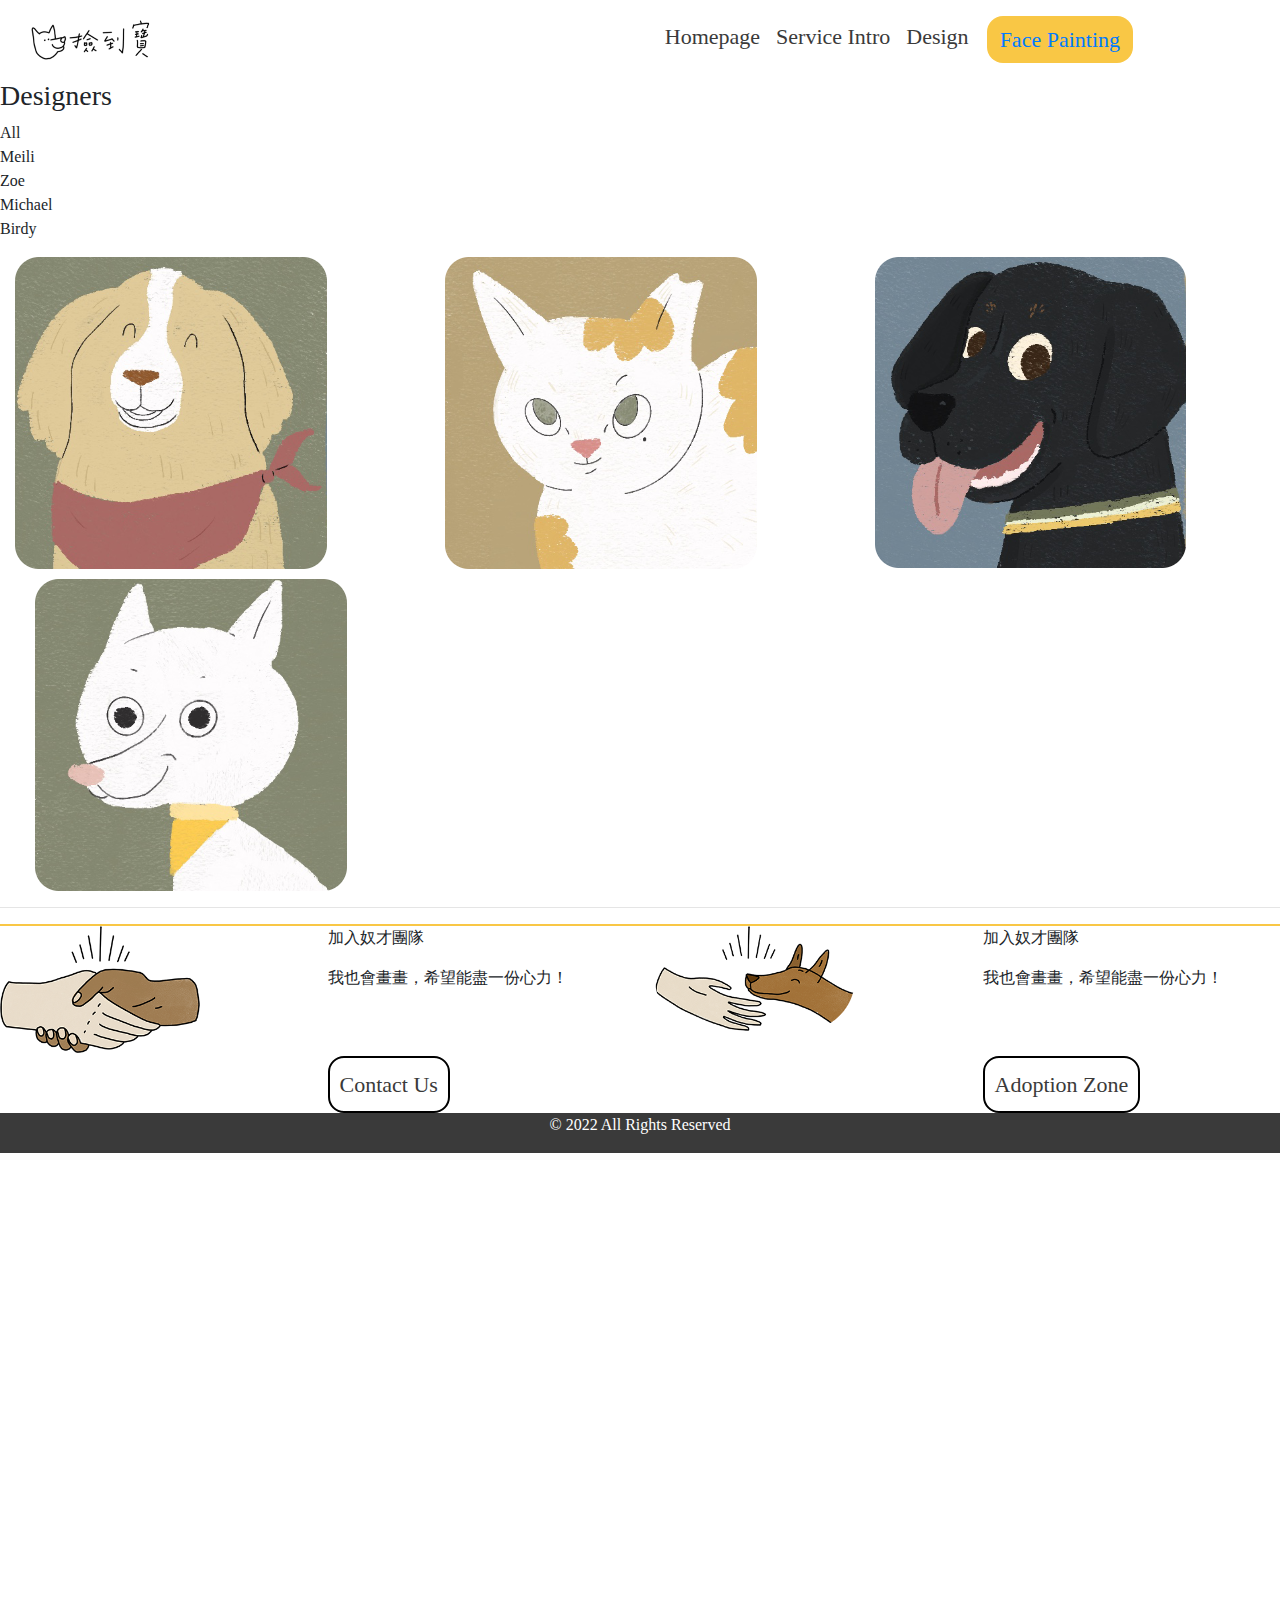
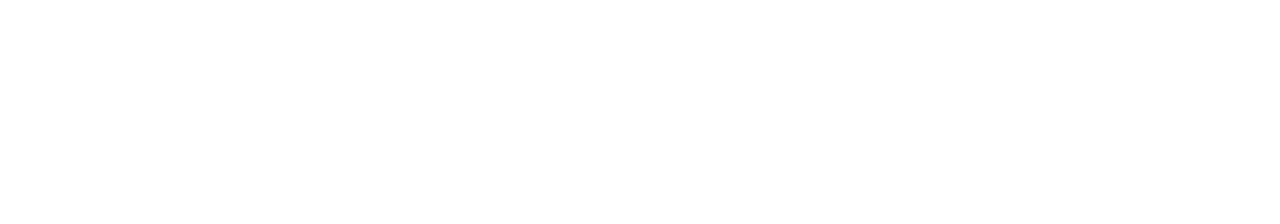
<file: 李凡佳_A1093333_FinalWebpageAssignment/design.html>
<!DOCTYPE html>
<html lang="en">
<head>
    <meta charset="UTF-8">
    <meta http-equiv="X-UA-Compatible" content="IE=edge">
    <meta name="viewport" content="width=device-width, initial-scale=1.0">
    <title>Pet Adoption Agency</title>
    <link href="https://cdn.jsdelivr.net/npm/bootstrap@5.2.3/dist/css/bootstrap.min.css" rel="stylesheet" integrity="sha384-rbsA2VBKQhggwzxH7pPCaAqO46MgnOM80zW1RWuH61DGLwZJEdK2Kadq2F9CUG65" crossorigin="anonymous">
    <link rel="stylesheet" href="stylesheets\style1.css">
    <link rel="stylesheet" href= "https://maxcdn.bootstrapcdn.com/bootstrap/4.4.1/css/bootstrap.min.css">
   
</head>
<body>
  
    <!-- Beginning of Script Include Files -->
    <script src=
"https://ajax.googleapis.com/ajax/libs/jquery/3.4.1/jquery.min.js">
    </script>
    <script src=
"https://cdnjs.cloudflare.com/ajax/libs/popper.js/1.16.0/umd/popper.min.js">
    </script>
    <script src=
"https://maxcdn.bootstrapcdn.com/bootstrap/4.4.1/js/bootstrap.min.js">
    </script>
    <script>active.js</script>

    <!-- End of Script Include statements -->

    <!-- Start of HEADER SECTION -->
    <section id="navbar">

        <section id="navbar">

            <nav class="navbar navbar-expand-lg navbar-light">
                <div class="container-fluid">
                    <!-- header logo -->
                    
                    <img src="Images\logo.png">
    
                    <!-- header menu -->
    
                    <div class="header" id="navbarSupportedContent" >
                       
                        <nav class="navbar navbar-expand-sm ">
  
                            <ul class="navbar-nav ml-auto">
                                <li class="nav-item ">
                                    <a class="nav-link active" href="home.html" >
                                      Homepage
                                    </a>
                                </li>
                                <li class="nav-item ">
                                    <a class="nav-link" href="ServiceIntro.html">
                                     Service Intro
                                    </a>
                                </li>
                                <li class="nav-item">
                                    <a class="nav-link" href="#">
                                      Design
                                    </a>
                                </li>
                              
                                <button type="button" class="btn">
                                    
                                    <a href= "FacePainting.html">Face Painting </a></button>
                              
                                  
                            </ul>
                        </nav>
               
    
                
    
            </nav>
        </section>
        <!--End Header-->
        <div class= "sidebar" style="height:auto !important;">
            <h3>Designers</h3>
            <nav>
                <ul style="list-style: none;">
                    
                    <li>All</li>
                    <li>Meili</li>
                    <li>Zoe</li>
                    <li>Michael</li>
                    <li>Birdy</li>
                </ul>
            </nav>

        </div>
        
        <div class="gallery px-0">
            <div class="row g-1"></div>
        
            <div class="col-sm-1 col-lg-4">
            
                <img src="Images\dog05.png">
            </div>

           
            <div class="col-sm-1 col-lg-4"> 
                <img src="Images\dog.png">
            
            </div>
            
            <div class="col-sm-1 col-lg-4"> 

                <img src="Images\dog06.png">
            </div>


                          

            <div class="col-sm-1 col-lg-4"> 
                <img src="Images\Michael.png">
            </div>

           

        </ul>
        </div>
      </div>
            
      



        
          <!-- Footer -->

        
          <hr>

          
            <div class="footer footer1">
                <div class="row">
                  <div class="col-sm-1 col-lg-3">
                    <img src="Images\link01.png">
                  </div>
                  <div class="col-sm-1 col-lg-3">
                    <p>加入奴才團隊</p>
                    <p>我也會畫畫，希望能盡一份心力！</p>
        
                    <button class="button btn-2">
                        <a href="#">Contact Us</a>
                    </button>
                  </div>
                  <div class="col-sm-1 col-lg-3">
                    <img src="Images\link02.png">
                  </div>
                  <div class="col-sm-1 col-lg-3">
                    <p>加入奴才團隊</p>
                    <p>我也會畫畫，希望能盡一份心力！</p>
                    <button class="button btn-2">
                        <a href="#">Adoption Zone</a>
                    </button>
                  </div>
                </div>
                <div class="col-sm-1 col-lg-12 footer2">
                    <p>&copy 2022 All Rights Reserved  <a href="#"></a></p>
                </div>
              </div>
        
                
              
        
        
      </body>
<!-- Footer End -->
</html>
</file>
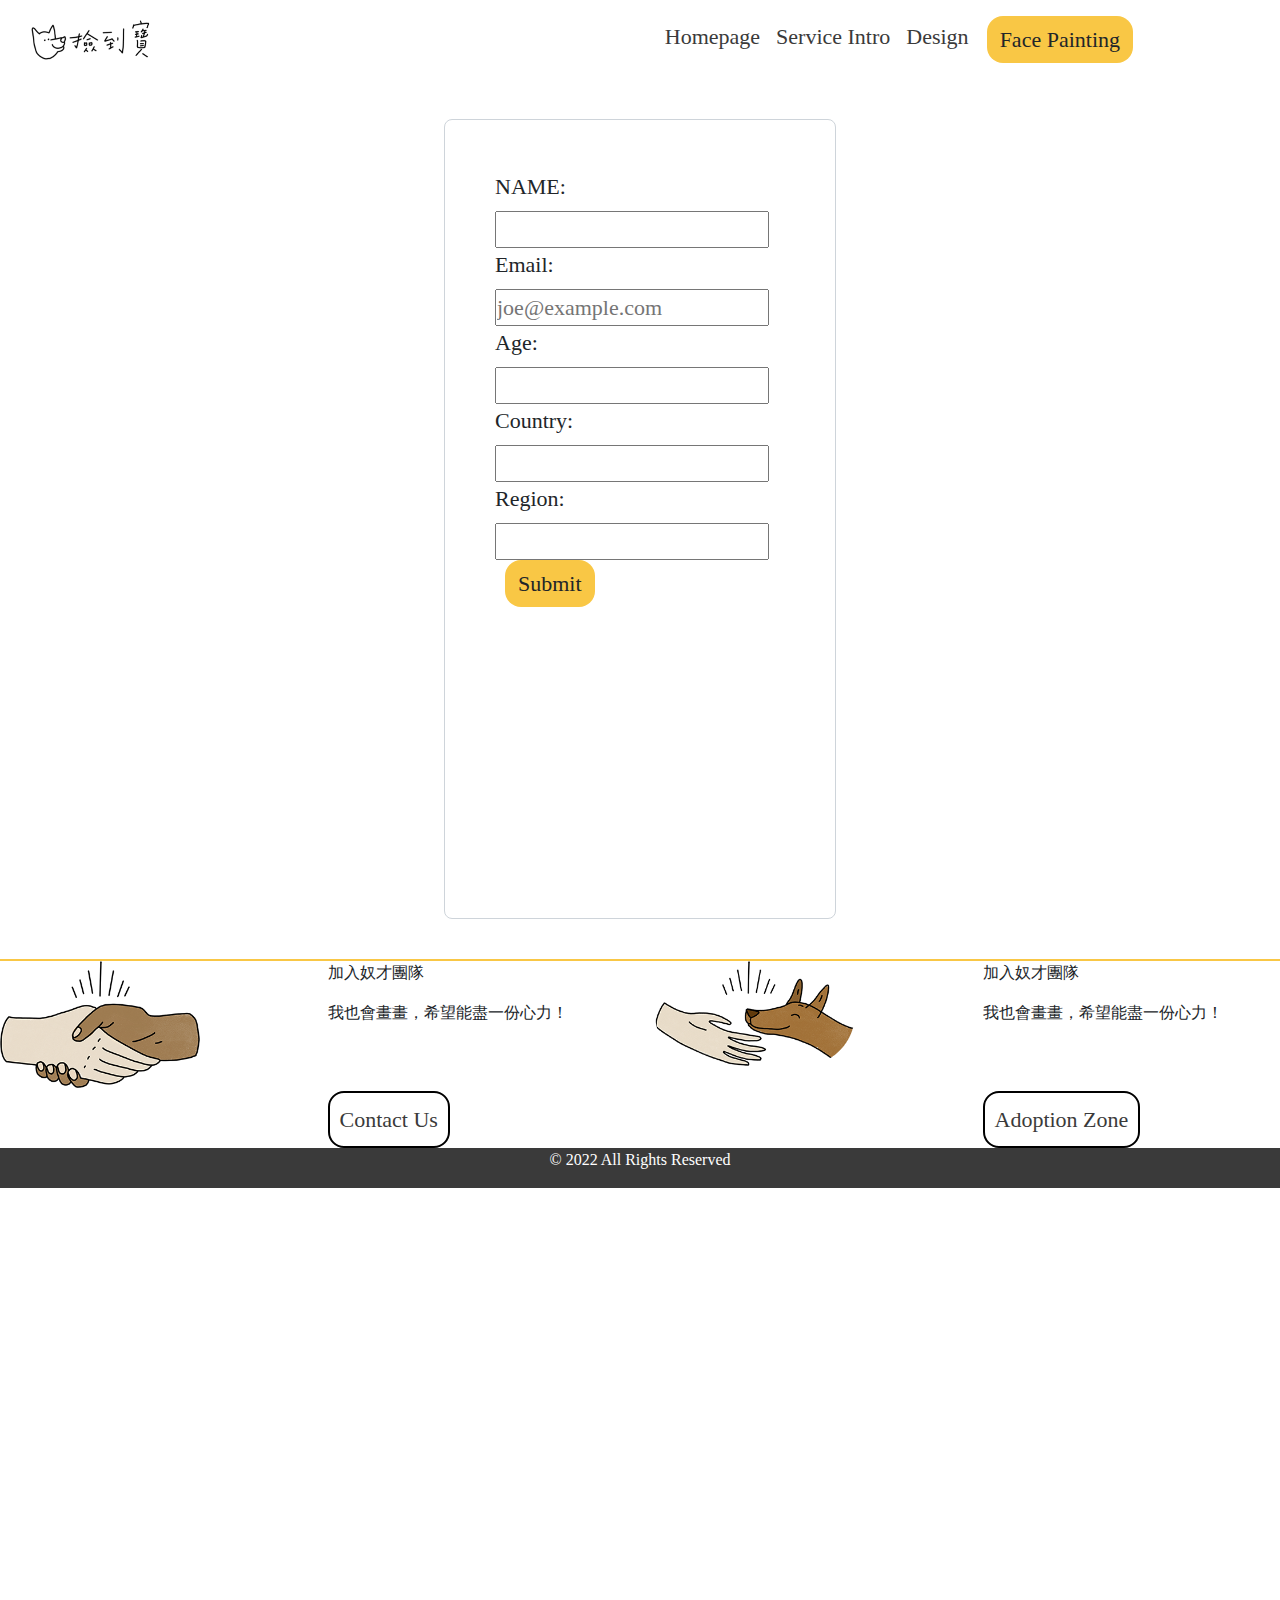
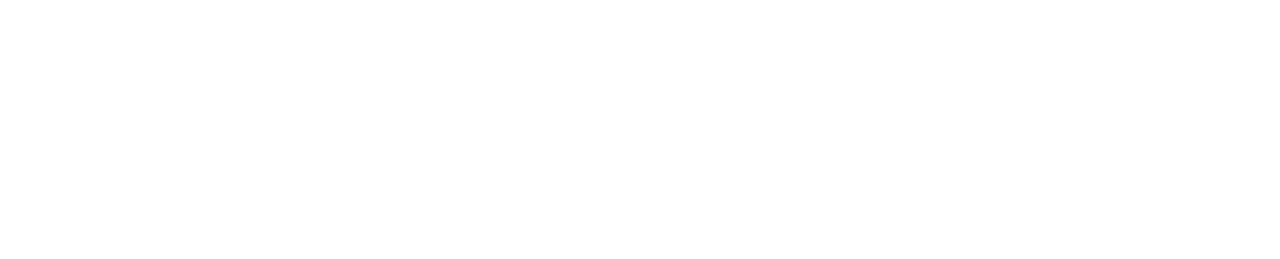
<file: 李凡佳_A1093333_FinalWebpageAssignment/FacePainting.html>
<!DOCTYPE html>
<html lang="en">
<head>
    <meta charset="UTF-8">
    <meta http-equiv="X-UA-Compatible" content="IE=edge">
    <meta name="viewport" content="width=device-width, initial-scale=1.0">
    <title>Pet Adoption Agency</title>
    <link href="https://cdn.jsdelivr.net/npm/bootstrap@5.2.3/dist/css/bootstrap.min.css" rel="stylesheet" integrity="sha384-rbsA2VBKQhggwzxH7pPCaAqO46MgnOM80zW1RWuH61DGLwZJEdK2Kadq2F9CUG65" crossorigin="anonymous">
    <link rel="stylesheet" href="stylesheets\style1.css">
    <link rel="stylesheet" href= "https://maxcdn.bootstrapcdn.com/bootstrap/4.4.1/css/bootstrap.min.css">
   
</head>
<body>
  
    <!-- Beginning of Script Include Files -->
    <script src=
"https://ajax.googleapis.com/ajax/libs/jquery/3.4.1/jquery.min.js">
    </script>
    <script src=
"https://cdnjs.cloudflare.com/ajax/libs/popper.js/1.16.0/umd/popper.min.js">
    </script>
    <script src=
"https://maxcdn.bootstrapcdn.com/bootstrap/4.4.1/js/bootstrap.min.js">
    </script>
    <script>active.js</script>

    <!-- End of Script Include statements -->

    <!-- Start of HEADER SECTION -->
    <section id="navbar">

        <section id="navbar">

            <nav class="navbar navbar-expand-lg navbar-light">
                <div class="container-fluid">
                    <!-- header logo -->
                    
                    <img src="Images\logo.png">
    
                    <!-- header menu -->
    
                    <div class="header" id="navbarSupportedContent" >
                       
                        <nav class="navbar navbar-expand-sm ">
  
                            <ul class="navbar-nav ml-auto">
                                <li class="nav-item ">
                                    <a class="nav-link active" href="home.html" >
                                      Homepage
                                    </a>
                                </li>
                                <li class="nav-item ">
                                    <a class="nav-link" href="ServiceIntro.html">
                                     Service Intro
                                    </a>
                                </li>
                                <li class="nav-item">
                                    <a class="nav-link" href="design.html">
                                      Design
                                    </a>
                                </li>
                              
                                <button type="button" class="btn">Face Painting </button>
                              
                                  
                            </ul>
                        </nav>
               
                   
    
            </nav>
        </section>
          <!-- End of HEADER SECTION -->
          <!-- BANNER -->


          <!-- Start Form -->
          <div class="form">
         <form action="" method="get">
            <label for="GET-name">NAME:</label>
            <input id="GET-name" type="text" name="name">
            
         
         <form action="" method="get">
            <label for="GET-email">Email:</label>
            <input id="email" type="email" name="email" placeholder='joe@example.com'>

             <form action="" method="get">
                <label for="GET-age">Age:</label>
                <input id="GET-age" type="number" name="age">

                <form action="" method="get">
                    <label for="GET-couuntry">Country:</label>
                    <input id="GET-country" type="text" name="country">

                    <form action="" method="get">
                        <label for="GET-region">Region:</label>
                        <input id="GET-name" type="text" name="region">

                        <button type="button" class="btn">Submit</button>
                  
          </div>
         </form>
          <!-- End Form -->
































          <div class="footer footer1">
            <div class="row">
              <div class="col-sm-1 col-lg-3">
                <img src="Images\link01.png">
              </div>
              <div class="col-sm-1 col-lg-3">
                <p>加入奴才團隊</p>
                <p>我也會畫畫，希望能盡一份心力！</p>
    
                <button class="button btn-2">
                    <a href="#">Contact Us</a>
                </button>
              </div>
              <div class="col-sm-1 col-lg-3">
                <img src="Images\link02.png">
              </div>
              <div class="col-sm-1 col-lg-3">
                <p>加入奴才團隊</p>
                <p>我也會畫畫，希望能盡一份心力！</p>
                <button class="button btn-2">
                    <a href="#">Adoption Zone</a>
                </button>
              </div>
            </div>
            <div class="col-sm-1 col-lg-12 footer2">
                <p>&copy 2022 All Rights Reserved  <a href="#"></a></p>
            </div>
          </div>
    
            
          
    
    
  </body>
<!-- Footer End -->
</html>
</file>
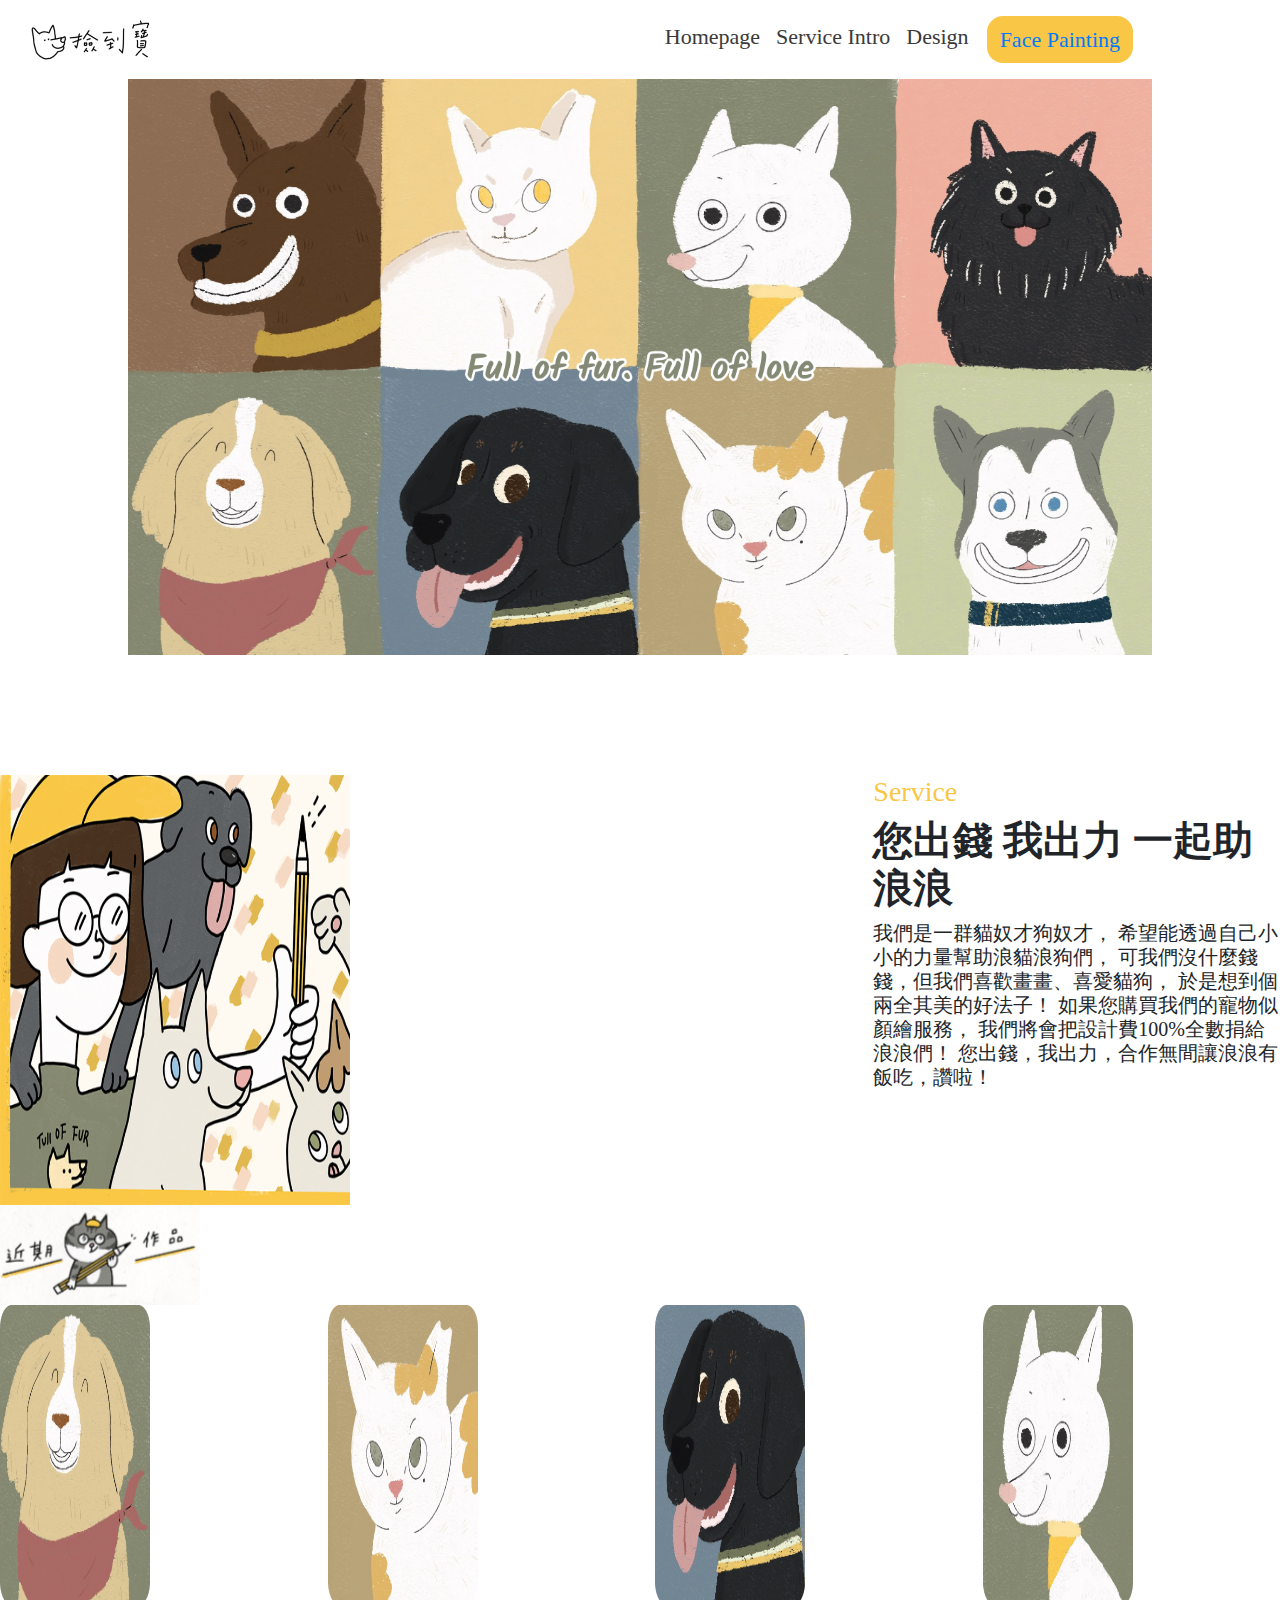
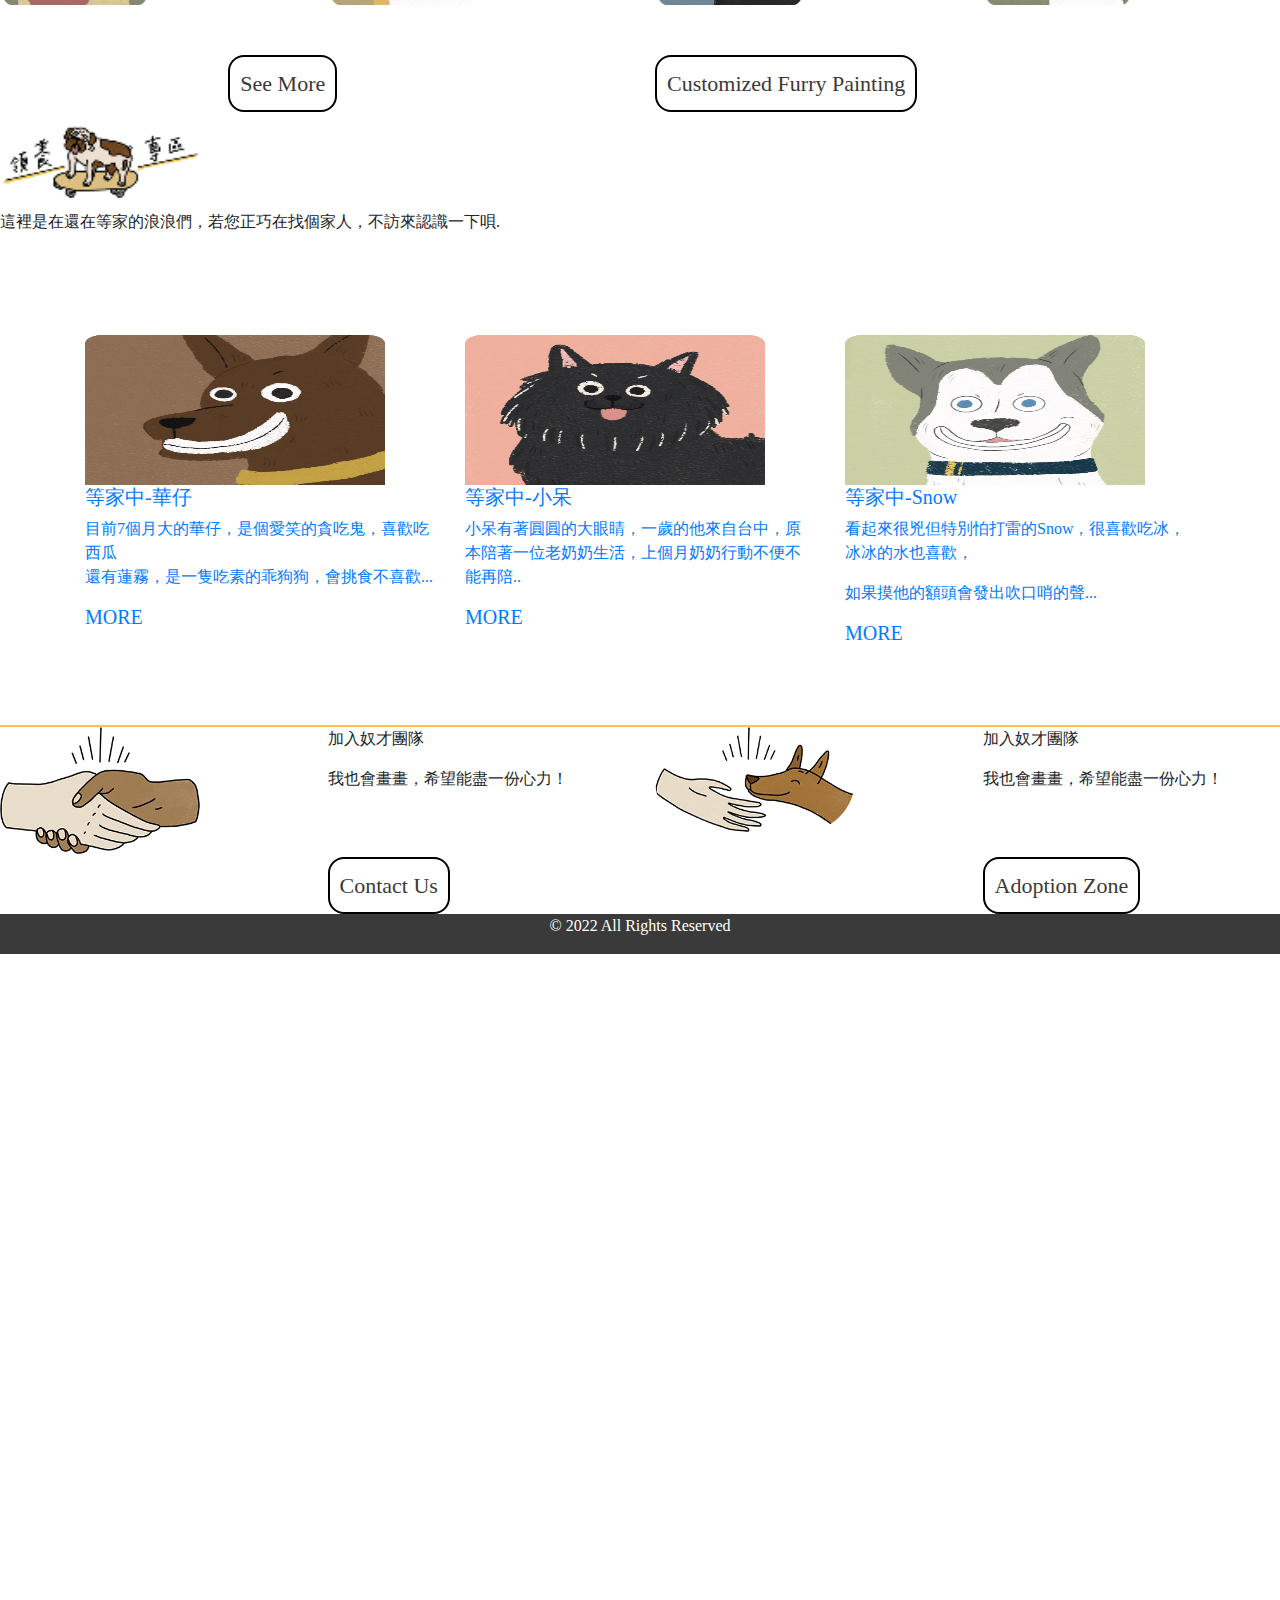
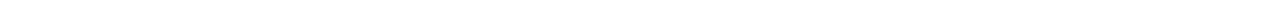
<file: 李凡佳_A1093333_FinalWebpageAssignment/home.html>
<!DOCTYPE html>
<html lang="en">
<head>
    <meta charset="UTF-8">
    <meta http-equiv="X-UA-Compatible" content="IE=edge">
    <meta name="viewport" content="width=device-width, initial-scale=1.0">
    <title>Pet Adoption Agency</title>
    <link href="https://cdn.jsdelivr.net/npm/bootstrap@5.2.3/dist/css/bootstrap.min.css" rel="stylesheet" integrity="sha384-rbsA2VBKQhggwzxH7pPCaAqO46MgnOM80zW1RWuH61DGLwZJEdK2Kadq2F9CUG65" crossorigin="anonymous">
    <link rel="stylesheet" href="stylesheets\style1.css">
    <link rel="stylesheet" href= "https://maxcdn.bootstrapcdn.com/bootstrap/4.4.1/css/bootstrap.min.css">
   
</head>
<body>
  
    <!-- Beginning of Script Include Files -->
    <script src=
"https://ajax.googleapis.com/ajax/libs/jquery/3.4.1/jquery.min.js">
    </script>
    <script src=
"https://cdnjs.cloudflare.com/ajax/libs/popper.js/1.16.0/umd/popper.min.js">
    </script>
    <script src=
"https://maxcdn.bootstrapcdn.com/bootstrap/4.4.1/js/bootstrap.min.js">
    </script>
    <script>active.js</script>

    <!-- End of Script Include statements -->

    <!-- Start of HEADER SECTION -->
    <section id="navbar">

        <section id="navbar">

            <nav class="navbar navbar-expand-lg navbar-light">
                <div class="container-fluid">
                    <!-- header logo -->
                    
                    <img src="Images\logo.png">
    
                    <!-- header menu -->
    
                    <div class="header" id="navbarSupportedContent" >
                       
                        <nav class="navbar navbar-expand-sm ">
  
                            <ul class="navbar-nav ml-auto">
                                <li class="nav-item ">
                                    <a class="nav-link active" href="home.html" >
                                      Homepage
                                    </a>
                                </li>
                                <li class="nav-item ">
                                    <a class="nav-link" href="ServiceIntro.html">
                                     Service Intro
                                    </a>
                                </li>
                                <li class="nav-item">
                                    <a class="nav-link" href="design.html">
                                      Design
                                    </a>
                                </li>
                              
                                <button type="button" class="btn">
                                    
                                  <a href= "FacePainting.html">Face Painting </a></button>
                            </ul>
                        </nav>
               
    
                
    
            </nav>
        </section>
          <!-- End of HEADER SECTION -->
          <!-- BANNER -->
          <section class="top-banner-section">
        
            <div class="banner-image-div">
              <img class="banner-image" src="Images\home.png" alt="Banner Image" />
            </div>
          
           </section>
           <br><br><br>

          <!-- BANNER END -->
<br><br>
          <!-- Text and Pic Side By Side Start -->
          
            <div class="row picDescriptionHome">
              <div class="col-lg-8  col-sm-1">
                
                <img src="Images\home01.png" alt="Sample photo" width= "350px" height="430px"  > 
              </div>
              <div class="col-lg-4 col-sm-6 paragraph">
                <h3 class="h3">Service</h3>
                <h1><strong>您出錢 我出力 一起助浪浪</strong></h1>
                <h5>我們是一群貓奴才狗奴才， 希望能透過自己小小的力量幫助浪貓浪狗們， 可我們沒什麼錢錢，但我們喜歡畫畫、喜愛貓狗， 於是想到個兩全其美的好法子！ 如果您購買我們的寵物似顏繪服務， 我們將會把設計費100%全數捐給浪浪們！ 您出錢，我出力，合作無間讓浪浪有飯吃，讚啦！</h5>
         
              </div>
            </div>         

          <!-- Text and Pic Side By Side END -->

          <!-- Break Pic -->
 
            <div class="row ageBreak1">
              <div class="col-sm">
                <img src="Images\LittleCatBreak.png" alt="Sample photo"  width="200px" height="100px" > 
              </div>
           
          </div>  
          <!-- Break Pic End -->

          <!-- Four Pics Start -->
         
            <div class="row g-4">
              <div class="col-sm-4 col-lg-3"> <img src="Images\dog05.png" width="150px" height="300px"></div>
              <div class="col-sm-4 col-lg-3"><img src="Images\dog.png" width="150px" height="300px"></div>
              <div class="col-sm-4 col-lg-3"> <img src="Images\dog06.png" width="150px" height="300px"></div>
              <div class="col-sm-4 col-lg-3"> <img src="Images\Michael.png" width="150px" height="300px"></div>
            </div>
          
          
          <!-- Four Pics End -->
        </div>
<!--Two Buttons Start-->
          <div class="flex-parent buttons">
            <div class="col-sm-12 col-lg-4" >
                    <button class="button btn-2">
                        <a href="#">See More</a>

                      </button>
            </div>
            <div class="col-sm-12  col-lg-4">
                    <button class="button btn-3">
                         <a href="#">Customized Furry Painting</a></button>
            </div>
                </div>

<!--Two Buttons End-->
<!--Skateboard Dog Start-->

    <div class="row ageBreak1" >
      <div class="col-sm">
        <img src="Images\SkateboardDog.png" alt="Sample photo"  width="200px" height="100px" > 
        <h6>這裡是在還在等家的浪浪們，若您正巧在找個家人，不訪來認識一下唄.</h6>
      </div>
    </div>
  </div>  

<!--Skateboard Dog End-->

<br><br><br><br>


          <!-- Three Pics With Descriptions Start -->
          <div class="container ">
            <div class="row g-4 profiles">
              <div class="col-sm-1 col-lg-4 "> <img src="Images\dog01.png" width="300px" height="150px" >
            <a href="#">
                <h5 class="name">等家中-華仔</h5>
                <p>目前7個月大的華仔，是個愛笑的貪吃鬼，喜歡吃西瓜
                    <br>還有蓮霧，是一隻吃素的乖狗狗，會挑食不喜歡...</p>
                
                <a href="#"><h5>MORE</h5></a>
            
            </a>
            </div>
              <div class="col-sm-1 col-lg-4 "><img src="Images\04.png" width="300px" height="150px">
                <a href="#">
                    <h5 class="name">等家中-小呆</h5>
                    <p>小呆有著圓圓的大眼睛，一歲的他來自台中，原本陪著一位老奶奶生活，上個月奶奶行動不便不能再陪..</p>
                    
                    <a href="#"><h5>MORE</h5></a>
                
                </a>
            </div>
              <div class="col-sm-1 col-lg-4 "> <img src="Images\08.png"width="300px" height="150px" >
                <a href="#">
                    <h5 class="name">等家中-Snow</h5>
                    <p>看起來很兇但特別怕打雷的Snow，很喜歡吃冰，冰冰的水也喜歡，</p><p>如果摸他的額頭會發出吹口哨的聲...</p>
                    
                    <a href="#"><h5>MORE</h5></a>
                
                </a>
            
            </div>
             
            </div>

          </div>



      
          <br><br><br>          



        </div>


          <!-- Footer -->

        
          

          
            <div class="footer footer1">
                <div class="row">
                  <div class="col-sm-1 col-lg-3">
                    <img src="Images\link01.png">
                  </div>
                  <div class="col-sm-1 col-lg-3">
                    <p>加入奴才團隊</p>
                    <p>我也會畫畫，希望能盡一份心力！</p>
        
                    <button class="button btn-2">
                        <a href="#">Contact Us</a>
                    </button>
                  </div>
                  <div class="col-sm-1 col-lg-3">
                    <img src="Images\link02.png">
                  </div>
                  <div class="col-sm-1 col-lg-3">
                    <p>加入奴才團隊</p>
                    <p>我也會畫畫，希望能盡一份心力！</p>
                    <button class="button btn-2">
                        <a href="#">Adoption Zone</a>
                    </button>
                  </div>
                </div>
                <div class="col-sm-1 col-lg-12 footer2">
                    <p>&copy 2022 All Rights Reserved  <a href="#"></a></p>
                </div>
              </div>
        
                
              
        
        
      </body>
<!-- Footer End -->
</html>
</file>
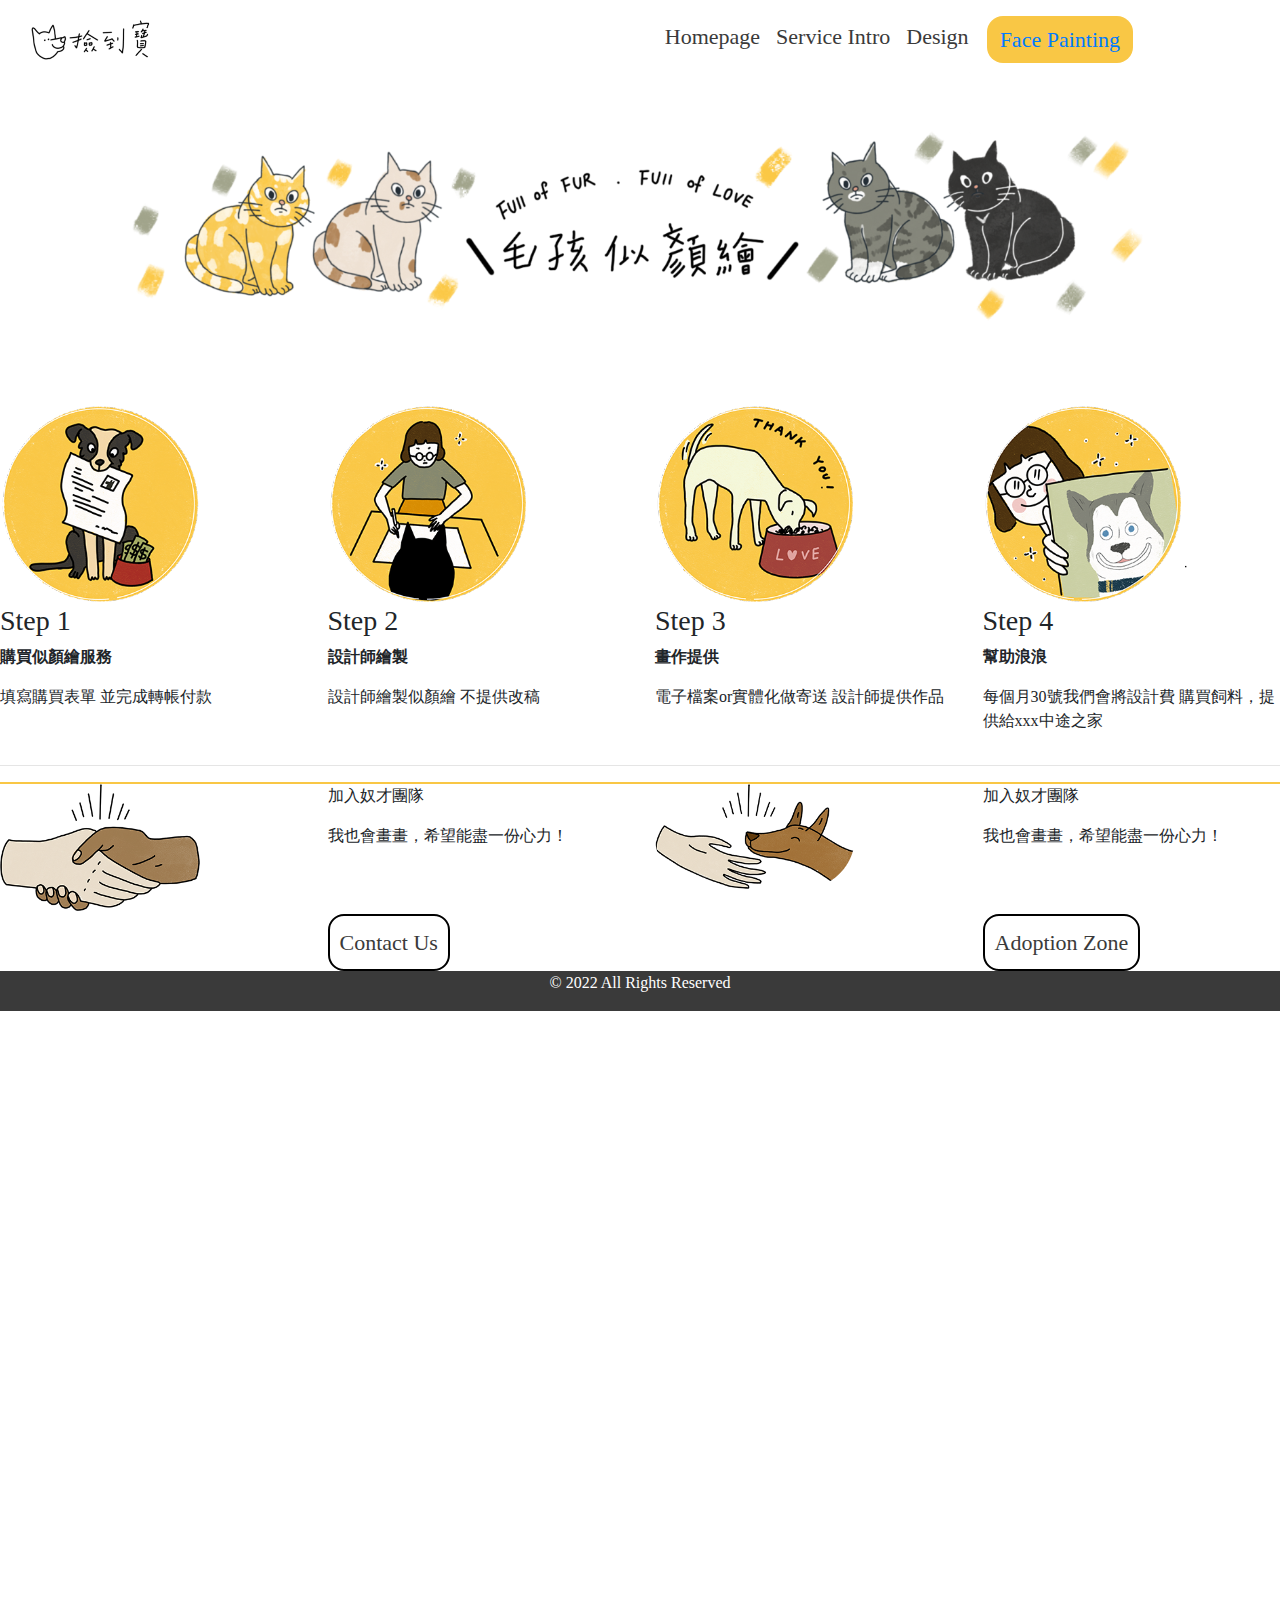
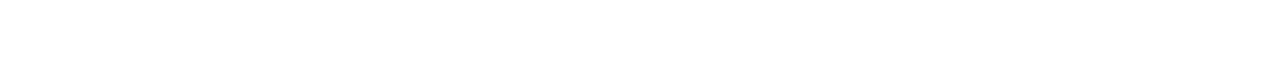
<file: 李凡佳_A1093333_FinalWebpageAssignment/ServiceIntro.html>
<!DOCTYPE html>
<html lang="en">
<head>
    <meta charset="UTF-8">
    <meta http-equiv="X-UA-Compatible" content="IE=edge">
    <meta name="viewport" content="width=device-width, initial-scale=1.0">
    <title>Service Introduction</title>
    <link href="https://cdn.jsdelivr.net/npm/bootstrap@5.2.3/dist/css/bootstrap.min.css" rel="stylesheet" integrity="sha384-rbsA2VBKQhggwzxH7pPCaAqO46MgnOM80zW1RWuH61DGLwZJEdK2Kadq2F9CUG65" crossorigin="anonymous">
    <link rel="stylesheet" href="stylesheets\style1.css">
    <link rel="stylesheet" href= "https://maxcdn.bootstrapcdn.com/bootstrap/4.4.1/css/bootstrap.min.css">
   
</head>
<body>
  
    <!-- Beginning of Script Include Files -->
    <script src=
"https://ajax.googleapis.com/ajax/libs/jquery/3.4.1/jquery.min.js">
    </script>
    <script src=
"https://cdnjs.cloudflare.com/ajax/libs/popper.js/1.16.0/umd/popper.min.js">
    </script>
    <script src=
"https://maxcdn.bootstrapcdn.com/bootstrap/4.4.1/js/bootstrap.min.js">
    </script>
    <script>active.js</script>

    <!-- End of Script Include statements -->

    <!-- Start of HEADER SECTION -->
    <section id="navbar">

        <section id="navbar">

            <nav class="navbar navbar-expand-lg navbar-light">
                <div class="container-fluid">
                    <!-- header logo -->
                    
                    <img src="Images\logo.png">
    
                    <!-- header menu -->
    
                    <div class="header" id="navbarSupportedContent" >
                       
                        <nav class="navbar navbar-expand-sm ">
  
                            <ul class="navbar-nav ml-auto">
                                <li class="nav-item ">
                                    <a class="nav-link active" href="home.html"  >
                                      Homepage
                                    </a>
                                </li>
                                <li class="nav-item ">
                                    <a class="nav-link" href="ServiceIntro.html">
                                     Service Intro
                                    </a>
                                </li>
                                <li class="nav-item">
                                    <a class="nav-link" href="design.html">
                                      Design
                                    </a>
                                </li>
                              
                                <button type="button" class="btn">
                                    
                                    <a href= "FacePainting.html">Face Painting </a></button>
                              
                                  
                            </ul>
                        </nav>
               
    
                </div>
    
            </nav>
        </section>
          <!-- End of HEADER SECTION -->


          <br><br>
           <!-- BANNER -->
           <section class="top-banner-section">
        
            <div class="banner-image-div">
              <img class="banner-image" src="Images\banner.png" alt="Banner Image" />
            </div>
          
           </section>
           <br><br><br>

          <!-- BANNER END -->
   

          <!--Steps Start-->

          <div class="row">
            <div class="col-sm-1 col-lg-3">
              <img src="Images\step01.png">
              <h3 class="h3">Step 1</h3>
              <p><strong>購買似顏繪服務</strong></p>
              <p>填寫購買表單 並完成轉帳付款</p>
            </div>
            <div class="col-sm-1 col-lg-3">
                <img src="Images\step02.png">
                <h3 class="h3">Step 2</h3>
                <p><strong>設計師繪製</strong></p>
                <p>設計師繪製似顏繪 不提供改稿</p>
              </div>
              <div class="col-sm-1 col-lg-3">
                <img src="Images\step03.png">
                <h3 class="h3">Step 3</h3>
                <p><strong>畫作提供</strong></p>
                <p>電子檔案or實體化做寄送 設計師提供作品</p>
              </div>
              <div class="col-sm-1 col-lg-3">
                <img src="Images\step04.png">
                <h3 class="h3">Step 4</h3>
                <p><strong>幫助浪浪</strong></p>
                <p>每個月30號我們會將設計費 購買飼料，提供給xxx中途之家</p>
              </div>
          
          </div>
       
          <!--Steps End-->





    <hr>
    <div class="footer footer1">
        <div class="row">
          <div class="col-sm-1 col-lg-3">
            <img src="Images\link01.png">
          </div>
          <div class="col-sm-1 col-lg-3">
            <p>加入奴才團隊</p>
            <p>我也會畫畫，希望能盡一份心力！</p>

            <button class="button btn-2">
                <a href="#">Contact Us</a>
            </button>
          </div>
          <div class="col-sm-1 col-lg-3">
            <img src="Images\link02.png">
          </div>
          <div class="col-sm-1 col-lg-3">
            <p>加入奴才團隊</p>
            <p>我也會畫畫，希望能盡一份心力！</p>
            <button class="button btn-2">
                <a href="#">Adoption Zone</a>
            </button>
          </div>
        </div>
        <div class="col-sm-1 col-lg-12 footer2">
            <p>&copy 2022 All Rights Reserved  <a href="#"></a></p>
        </div>
      </div>

        
      


</body>
</html>
</file>
